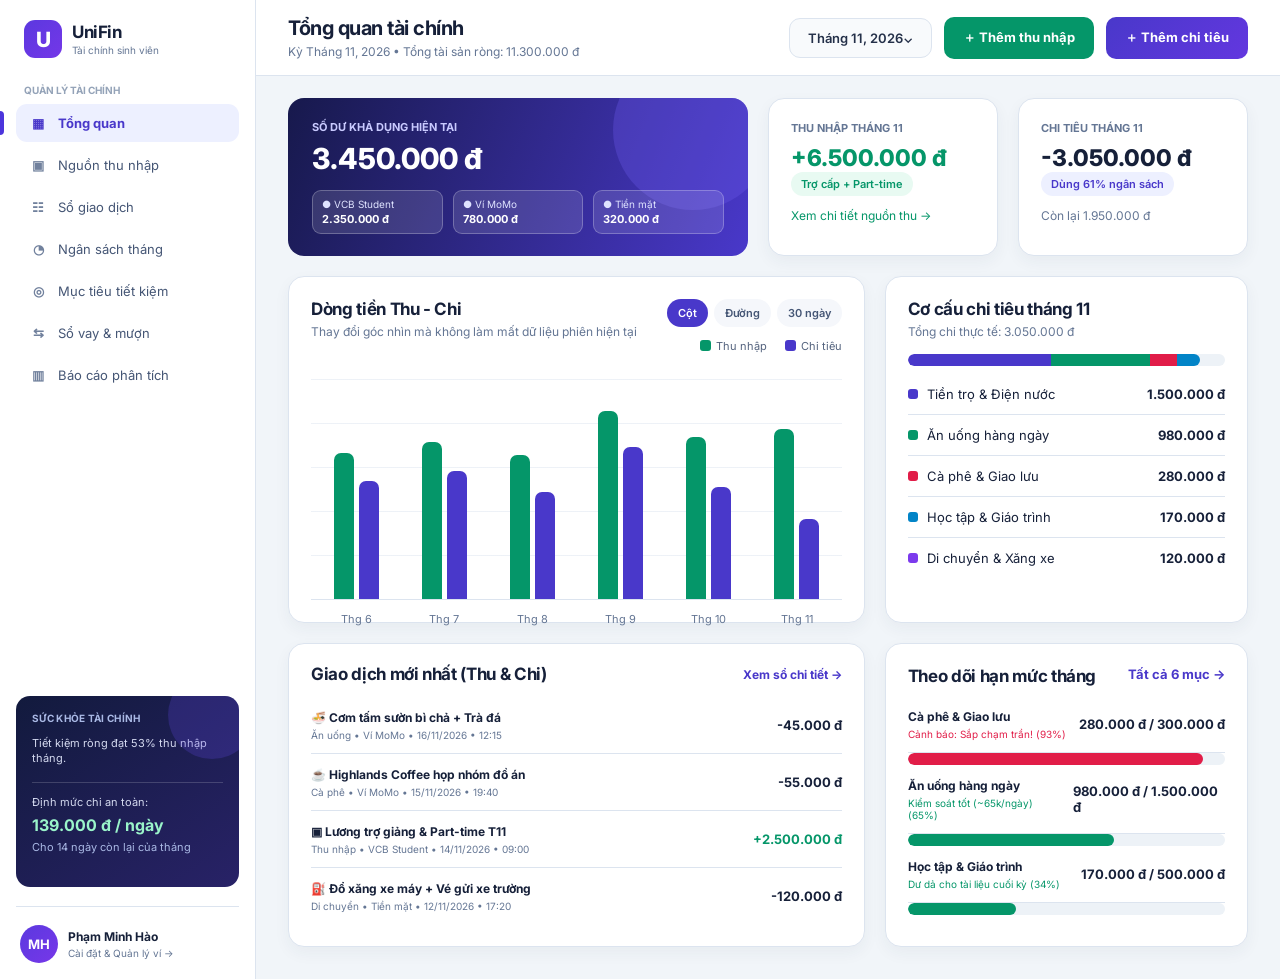
<file: index.html>
<!doctype html>
<html lang="vi">
<head><meta charset="utf-8"><meta name="viewport" content="width=device-width, initial-scale=1"><title>UniFin - Tổng quan</title><link rel="stylesheet" href="styles.css"></head>
<body>
<div class="app">
  <aside class="sidebar">
    <a class="brand" href="index.html"><span class="brand-mark">U</span><span><strong>UniFin</strong><small>Tài chính sinh viên</small></span></a>
    <div class="section-label">Quản lý tài chính</div>
    <nav class="nav">
      <a class="active" href="index.html"><span class="icon">▦</span>Tổng quan</a>
      <a href="income.html"><span class="icon">▣</span>Nguồn thu nhập</a>
      <a href="transactions.html"><span class="icon">☷</span>Sổ giao dịch</a>
      <a href="budgets.html"><span class="icon">◔</span>Ngân sách tháng</a>
      <a href="savings.html"><span class="icon">◎</span>Mục tiêu tiết kiệm</a>
      <a href="debts.html"><span class="icon">⇆</span>Sổ vay &amp; mượn</a>
      <a href="analytics.html"><span class="icon">▥</span>Báo cáo phân tích</a>
    </nav>
    <div class="sidebar-spacer"></div>
    <div class="health"><div class="eyebrow">Sức khỏe tài chính</div><p>Tiết kiệm ròng đạt 53% thu nhập tháng.</p><hr><p>Định mức chi an toàn:</p><b>139.000 đ / ngày</b><p style="margin-top:5px;color:#aab9e5">Cho 14 ngày còn lại của tháng</p></div>
    <a class="profile" href="settings.html"><span class="avatar">MH</span><span><b>Phạm Minh Hào</b><small>Cài đặt &amp; Quản lý ví →</small></span></a>
  </aside>
  <main class="main">
    <header class="topbar"><div><h1>Tổng quan tài chính</h1><p>Kỳ Tháng 11, 2026 • Tổng tài sản ròng: 11.300.000 đ</p></div><div class="top-actions"><button class="month">Tháng 11, 2026⌄</button><button class="btn green" data-open-modal="#income-modal">＋ Thêm thu nhập</button><button class="btn" data-open-modal="#expense-modal">＋ Thêm chi tiêu</button></div></header>
    <section class="content">
      <div class="hero-grid">
        <div class="balance"><div class="eyebrow">Số dư khả dụng hiện tại</div><div class="value" data-role="balance">3.450.000 đ</div><div class="balance-list"><span>● VCB Student<b data-wallet="vcb">2.350.000 đ</b></span><span>● Ví MoMo<b data-wallet="momo">780.000 đ</b></span><span>● Tiền mặt<b data-wallet="cash">320.000 đ</b></span></div></div>
        <div class="card pad stat-card"><div class="eyebrow">Thu nhập tháng 11</div><div class="value green" data-role="income-total">+6.500.000 đ</div><span class="pill green">Trợ cấp + Part-time</span><div class="sub" style="color:var(--green);margin-top:12px">Xem chi tiết nguồn thu →</div></div>
        <div class="card pad stat-card"><div class="eyebrow">Chi tiêu tháng 11</div><div class="value" data-role="expense-total">-3.050.000 đ</div><span class="pill">Dùng 61% ngân sách</span><div class="sub" data-role="budget-remaining" style="margin-top:12px">Còn lại 1.950.000 đ</div></div>
      </div>
      <div class="grid two-col">
        <div class="card pad chart-card"><div class="chart-toolbar"><div><h2>Dòng tiền Thu - Chi</h2><div class="sub">Thay đổi góc nhìn mà không làm mất dữ liệu phiên hiện tại</div></div><div class="chart-switcher"><button class="filter active" data-chart-mode="bars">Cột</button><button class="filter" data-chart-mode="line">Đường</button><button class="filter" data-chart-mode="daily">30 ngày</button></div></div><div class="legend"><span><i></i>Thu nhập</span><span><i class="blue"></i>Chi tiêu</span></div><div id="cashflow-chart" class="chart" data-chart="bars"></div></div>
        <div class="card pad"><h2>Cơ cấu chi tiêu tháng 11</h2><div class="sub">Tổng chi thực tế: 3.050.000 đ</div><div class="progress" style="margin:15px 0 8px"><i style="width:92%;background:linear-gradient(90deg,var(--primary) 0 49%,var(--green) 49% 83%,var(--red) 83% 92%,var(--sky) 92%)"></i></div><div class="list"><div class="list-row"><span class="category-line"><i class="dot"></i>Tiền trọ &amp; Điện nước</span><b>1.500.000 đ</b></div><div class="list-row"><span class="category-line"><i class="dot green"></i>Ăn uống hàng ngày</span><b>980.000 đ</b></div><div class="list-row"><span class="category-line"><i class="dot red"></i>Cà phê &amp; Giao lưu</span><b>280.000 đ</b></div><div class="list-row"><span class="category-line"><i class="dot sky"></i>Học tập &amp; Giáo trình</span><b>170.000 đ</b></div><div class="list-row"><span class="category-line"><i class="dot purple"></i>Di chuyển &amp; Xăng xe</span><b>120.000 đ</b></div></div></div>
        <div class="card table-card"><div class="card-title"><h2>Giao dịch mới nhất (Thu &amp; Chi)</h2><a href="transactions.html">Xem sổ chi tiết →</a></div><div class="pad" style="padding-top:0"><div id="recent-transactions" class="list"><div class="list-row"><span><strong>🍜 Cơm tấm sườn bì chả + Trà đá</strong><small>Ăn uống • Ví MoMo • 16/11/2026 • 12:15</small></span><b class="amount">-45.000 đ</b></div><div class="list-row"><span><strong>☕ Highlands Coffee họp nhóm đồ án</strong><small>Cà phê • Ví MoMo • 15/11/2026 • 19:40</small></span><b class="amount">-55.000 đ</b></div><div class="list-row"><span><strong>▣ Lương trợ giảng &amp; Part-time T11</strong><small>Thu nhập • VCB Student • 14/11/2026 • 09:00</small></span><b class="amount green">+2.500.000 đ</b></div><div class="list-row"><span><strong>⛽ Đổ xăng xe máy + Vé gửi xe trường</strong><small>Di chuyển • Tiền mặt • 12/11/2026 • 17:20</small></span><b class="amount">-120.000 đ</b></div></div></div></div>
        <div class="card pad"><div style="display:flex;justify-content:space-between"><h2>Theo dõi hạn mức tháng</h2><a href="budgets.html" style="color:var(--primary);font-weight:700">Tất cả 6 mục →</a></div><div class="list" style="margin-top:10px"><div class="list-row"><span><strong>Cà phê &amp; Giao lưu</strong><small style="color:var(--red)">Cảnh báo: Sắp chạm trần! (93%)</small></span><b>280.000 đ / 300.000 đ</b></div><div class="progress red"><i style="width:93%"></i></div><div class="list-row"><span><strong>Ăn uống hàng ngày</strong><small style="color:var(--green)">Kiểm soát tốt (~65k/ngày) (65%)</small></span><b>980.000 đ / 1.500.000 đ</b></div><div class="progress green"><i style="width:65%"></i></div><div class="list-row"><span><strong>Học tập &amp; Giáo trình</strong><small style="color:var(--green)">Dư dả cho tài liệu cuối kỳ (34%)</small></span><b>170.000 đ / 500.000 đ</b></div><div class="progress green"><i style="width:34%"></i></div></div></div>
      </div>
    </section>
  </main>
</div>
<div class="modal-backdrop" id="income-modal"><div class="modal"><div class="modal-head"><h2>Thêm khoản thu nhập</h2><button class="close" data-close-modal>×</button></div><div class="form-grid"><label>Nội dung<input placeholder="Ví dụ: Lương trợ giảng tháng 11"></label><label>Số tiền<input value="2500000" type="number"></label><label>Nguồn tiền<select><option>VCB Student</option><option>Ví MoMo</option><option>Tiền mặt</option></select></label></div><button class="btn green full-btn" data-close-modal>Lưu khoản thu</button></div></div>
<div class="modal-backdrop" id="expense-modal"><div class="modal"><div class="modal-head"><h2>Thêm khoản chi tiêu</h2><button class="close" data-close-modal>×</button></div><div class="form-grid"><label>Nội dung<input placeholder="Ví dụ: Ăn trưa"></label><label>Số tiền<input value="45000" type="number"></label><label>Danh mục<select><option>Ăn uống</option><option>Cà phê &amp; Giao lưu</option><option>Học tập</option><option>Di chuyển</option></select></label><label>Ngu&#x1ED3;n ti&#x1EC1;n<select><option>VCB Student</option><option>V&#x00ED; MoMo</option><option>Ti&#x1EC1;n m&#x1EB7;t</option></select></label></div><button class="btn full-btn" data-close-modal>Lưu khoản chi</button></div></div>
<script src="app.js"></script>
</body></html>
</file>
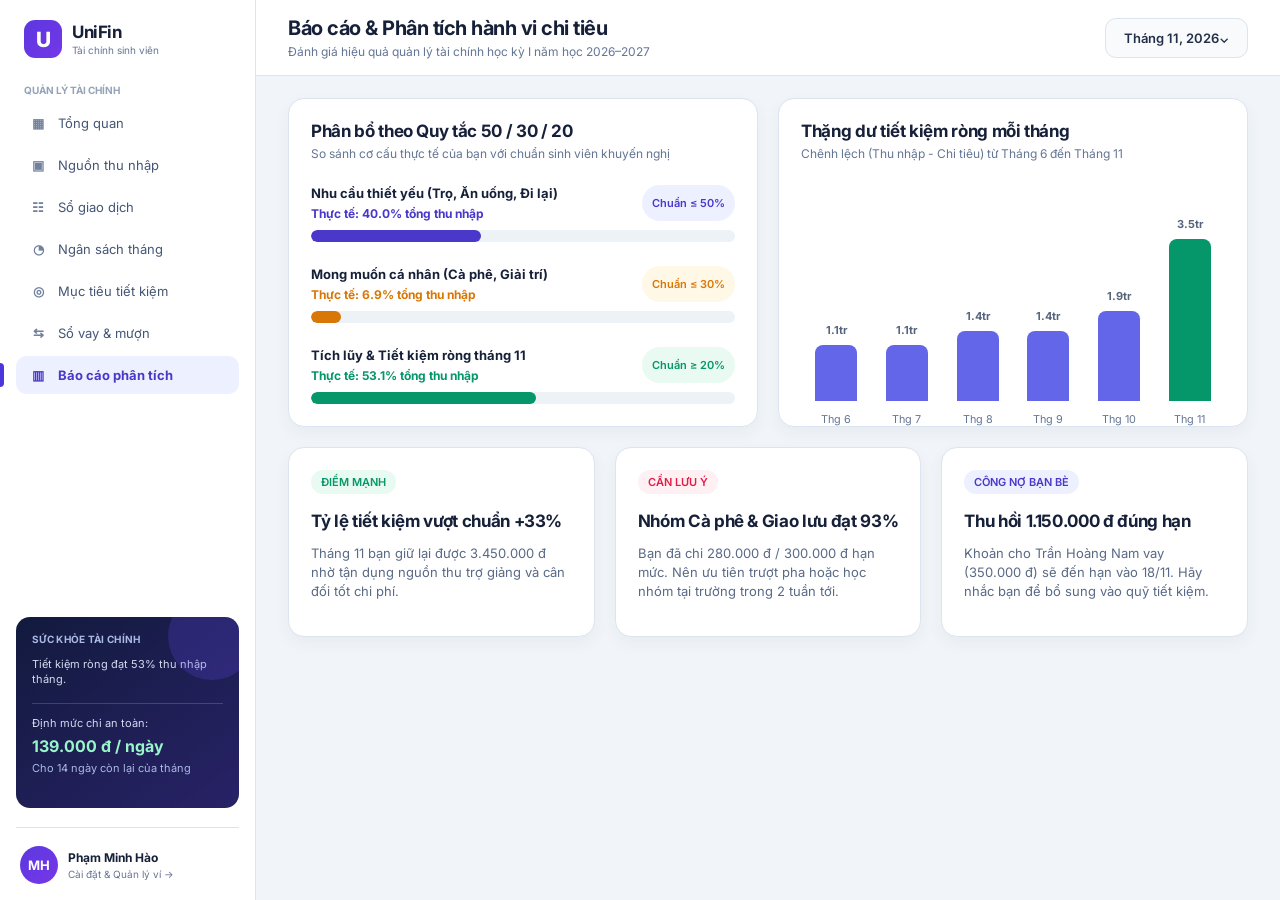
<file: analytics.html>
<!doctype html><html lang="vi"><head><meta charset="utf-8"><meta name="viewport" content="width=device-width, initial-scale=1"><title>UniFin - Báo cáo phân tích</title><link rel="stylesheet" href="styles.css"></head><body>
<div class="app"><aside class="sidebar"><a class="brand" href="index.html"><span class="brand-mark">U</span><span><strong>UniFin</strong><small>Tài chính sinh viên</small></span></a><div class="section-label">Quản lý tài chính</div><nav class="nav"><a href="index.html"><span class="icon">▦</span>Tổng quan</a><a href="income.html"><span class="icon">▣</span>Nguồn thu nhập</a><a href="transactions.html"><span class="icon">☷</span>Sổ giao dịch</a><a href="budgets.html"><span class="icon">◔</span>Ngân sách tháng</a><a href="savings.html"><span class="icon">◎</span>Mục tiêu tiết kiệm</a><a href="debts.html"><span class="icon">⇆</span>Sổ vay &amp; mượn</a><a class="active" href="analytics.html"><span class="icon">▥</span>Báo cáo phân tích</a></nav><div class="sidebar-spacer"></div><div class="health"><div class="eyebrow">Sức khỏe tài chính</div><p>Tiết kiệm ròng đạt 53% thu nhập tháng.</p><hr><p>Định mức chi an toàn:</p><b>139.000 đ / ngày</b><p style="margin-top:5px;color:#aab9e5">Cho 14 ngày còn lại của tháng</p></div><a class="profile" href="settings.html"><span class="avatar">MH</span><span><b>Phạm Minh Hào</b><small>Cài đặt &amp; Quản lý ví →</small></span></a></aside>
<main class="main"><header class="topbar"><div><h1>Báo cáo &amp; Phân tích hành vi chi tiêu</h1><p>Đánh giá hiệu quả quản lý tài chính học kỳ I năm học 2026–2027</p></div><div class="top-actions"><button class="month">Tháng 11, 2026⌄</button></div></header><section class="content"><div class="grid grid-2"><div class="card pad"><h2>Phân bổ theo Quy tắc 50 / 30 / 20</h2><div class="sub">So sánh cơ cấu thực tế của bạn với chuẩn sinh viên khuyến nghị</div><div style="margin-top:24px"><div style="display:flex;justify-content:space-between"><div><strong>Nhu cầu thiết yếu (Trọ, Ăn uống, Đi lại)</strong><div class="sub" style="color:var(--primary);font-weight:700">Thực tế: 40.0% tổng thu nhập</div></div><span class="pill">Chuẩn ≤ 50%</span></div><div class="progress" style="margin-top:9px"><i style="width:40%"></i></div></div><div style="margin-top:24px"><div style="display:flex;justify-content:space-between"><div><strong>Mong muốn cá nhân (Cà phê, Giải trí)</strong><div class="sub" style="color:var(--amber);font-weight:700">Thực tế: 6.9% tổng thu nhập</div></div><span class="pill amber">Chuẩn ≤ 30%</span></div><div class="progress amber" style="margin-top:9px"><i style="width:7%"></i></div></div><div style="margin-top:24px"><div style="display:flex;justify-content:space-between"><div><strong>Tích lũy &amp; Tiết kiệm ròng tháng 11</strong><div class="sub" style="color:var(--green);font-weight:700">Thực tế: 53.1% tổng thu nhập</div></div><span class="pill green">Chuẩn ≥ 20%</span></div><div class="progress green" style="margin-top:9px"><i style="width:53%"></i></div></div></div><div class="card pad"><h2>Thặng dư tiết kiệm ròng mỗi tháng</h2><div class="sub">Chênh lệch (Thu nhập - Chi tiêu) từ Tháng 6 đến Tháng 11</div><div class="metric-bars"><div class="metric-bar" style="height:25%"><span>1.1tr</span><small>Thg 6</small></div><div class="metric-bar" style="height:25%"><span>1.1tr</span><small>Thg 7</small></div><div class="metric-bar" style="height:31%"><span>1.4tr</span><small>Thg 8</small></div><div class="metric-bar" style="height:31%"><span>1.4tr</span><small>Thg 9</small></div><div class="metric-bar" style="height:40%"><span>1.9tr</span><small>Thg 10</small></div><div class="metric-bar green" style="height:72%"><span>3.5tr</span><small>Thg 11</small></div></div></div></div><div class="grid grid-3" style="margin-top:20px"><div class="card pad insights"><span class="pill green">ĐIỂM MẠNH</span><h2 style="margin-top:17px">Tỷ lệ tiết kiệm vượt chuẩn +33%</h2><p>Tháng 11 bạn giữ lại được 3.450.000 đ nhờ tận dụng nguồn thu trợ giảng và cân đối tốt chi phí.</p></div><div class="card pad insights"><span class="pill red">CẦN LƯU Ý</span><h2 style="margin-top:17px">Nhóm Cà phê &amp; Giao lưu đạt 93%</h2><p>Bạn đã chi 280.000 đ / 300.000 đ hạn mức. Nên ưu tiên trượt pha hoặc học nhóm tại trường trong 2 tuần tới.</p></div><div class="card pad insights"><span class="pill">CÔNG NỢ BẠN BÈ</span><h2 style="margin-top:17px">Thu hồi 1.150.000 đ đúng hạn</h2><p>Khoản cho Trần Hoàng Nam vay (350.000 đ) sẽ đến hạn vào 18/11. Hãy nhắc bạn để bổ sung vào quỹ tiết kiệm.</p></div></div></section></main></div></body></html>
</file>
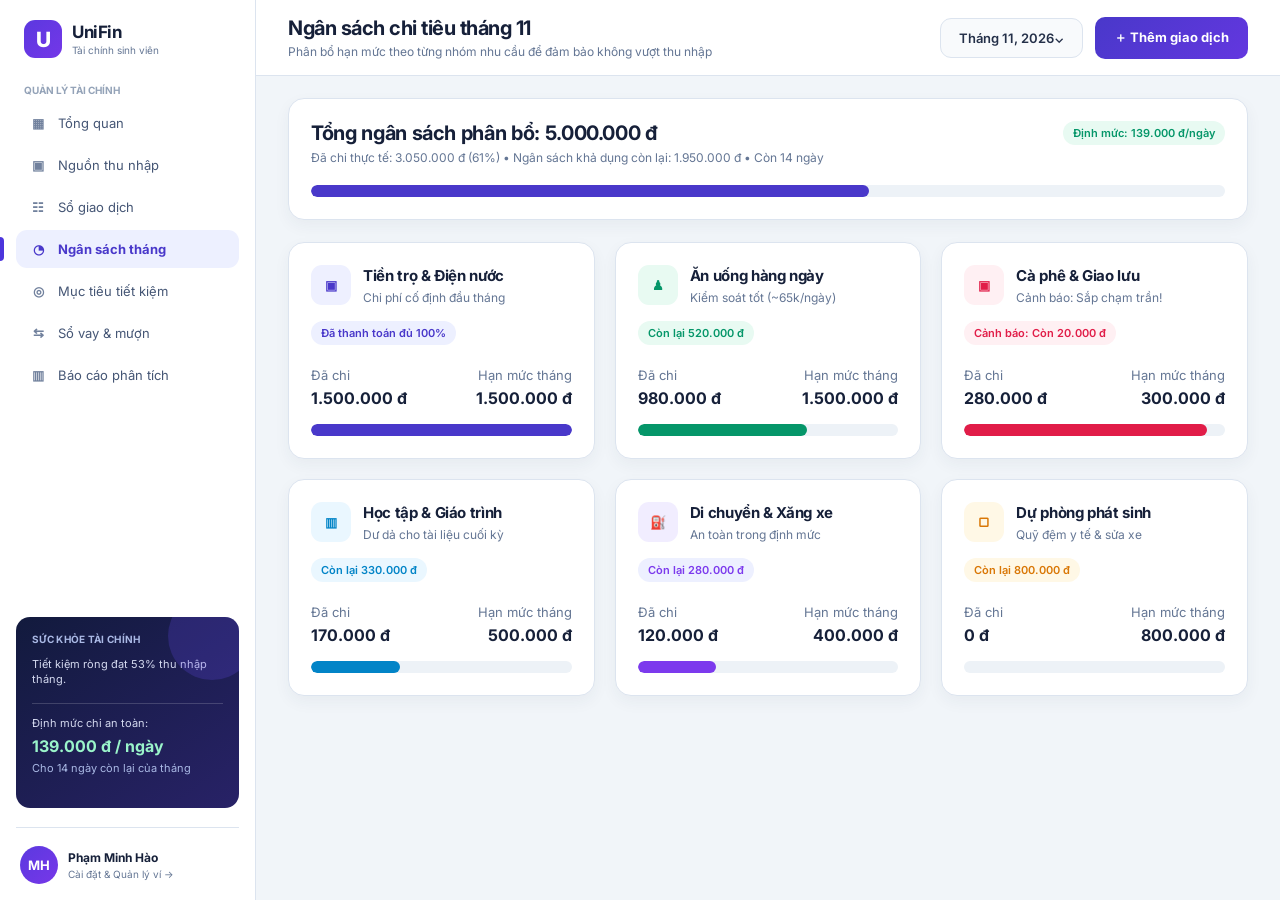
<file: budgets.html>
<!doctype html><html lang="vi"><head><meta charset="utf-8"><meta name="viewport" content="width=device-width, initial-scale=1"><title>UniFin - Ngân sách tháng</title><link rel="stylesheet" href="styles.css"></head><body>
<div class="app"><aside class="sidebar"><a class="brand" href="index.html"><span class="brand-mark">U</span><span><strong>UniFin</strong><small>Tài chính sinh viên</small></span></a><div class="section-label">Quản lý tài chính</div><nav class="nav"><a href="index.html"><span class="icon">▦</span>Tổng quan</a><a href="income.html"><span class="icon">▣</span>Nguồn thu nhập</a><a href="transactions.html"><span class="icon">☷</span>Sổ giao dịch</a><a class="active" href="budgets.html"><span class="icon">◔</span>Ngân sách tháng</a><a href="savings.html"><span class="icon">◎</span>Mục tiêu tiết kiệm</a><a href="debts.html"><span class="icon">⇆</span>Sổ vay &amp; mượn</a><a href="analytics.html"><span class="icon">▥</span>Báo cáo phân tích</a></nav><div class="sidebar-spacer"></div><div class="health"><div class="eyebrow">Sức khỏe tài chính</div><p>Tiết kiệm ròng đạt 53% thu nhập tháng.</p><hr><p>Định mức chi an toàn:</p><b>139.000 đ / ngày</b><p style="margin-top:5px;color:#aab9e5">Cho 14 ngày còn lại của tháng</p></div><a class="profile" href="settings.html"><span class="avatar">MH</span><span><b>Phạm Minh Hào</b><small>Cài đặt &amp; Quản lý ví →</small></span></a></aside>
<main class="main"><header class="topbar"><div><h1>Ngân sách chi tiêu tháng 11</h1><p>Phân bổ hạn mức theo từng nhóm nhu cầu để đảm bảo không vượt thu nhập</p></div><div class="top-actions"><button class="month">Tháng 11, 2026⌄</button><button class="btn" data-open-modal="#expense-modal">＋ Thêm giao dịch</button></div></header><section class="content"><div class="card pad budget-summary"><div class="topline"><div><h2>Tổng ngân sách phân bổ: 5.000.000 đ</h2><div class="sub">Đã chi thực tế: <span data-role="budget-spent">3.050.000 đ</span> (61%) • Ngân sách khả dụng còn lại: <span data-role="budget-available">1.950.000 đ</span> • Còn 14 ngày</div></div><span class="pill green">Định mức: 139.000 đ/ngày</span></div><div class="progress" style="margin-top:20px"><i data-role="budget-progress" style="width:61%"></i></div></div><div class="budget-grid"><div class="card pad budget-card"><div class="head"><div class="iconbox">▣</div><div><h3>Tiền trọ &amp; Điện nước</h3><div class="sub">Chi phí cố định đầu tháng</div></div></div><span class="pill" style="margin-top:16px">Đã thanh toán đủ 100%</span><div class="numbers"><span>Đã chi<b>1.500.000 đ</b></span><span style="text-align:right">Hạn mức tháng<b>1.500.000 đ</b></span></div><div class="progress"><i style="width:100%"></i></div></div><div class="card pad budget-card"><div class="head"><div class="iconbox" style="background:#e8faf2;color:var(--green)">♟</div><div><h3>Ăn uống hàng ngày</h3><div class="sub">Kiểm soát tốt (~65k/ngày)</div></div></div><span class="pill green" style="margin-top:16px">Còn lại 520.000 đ</span><div class="numbers"><span>Đã chi<b>980.000 đ</b></span><span style="text-align:right">Hạn mức tháng<b>1.500.000 đ</b></span></div><div class="progress green"><i style="width:65%"></i></div></div><div class="card pad budget-card"><div class="head"><div class="iconbox" style="background:#fff0f3;color:var(--red)">▣</div><div><h3>Cà phê &amp; Giao lưu</h3><div class="sub">Cảnh báo: Sắp chạm trần!</div></div></div><span class="pill red" style="margin-top:16px">Cảnh báo: Còn 20.000 đ</span><div class="numbers"><span>Đã chi<b>280.000 đ</b></span><span style="text-align:right">Hạn mức tháng<b>300.000 đ</b></span></div><div class="progress red"><i style="width:93%"></i></div></div><div class="card pad budget-card"><div class="head"><div class="iconbox" style="background:#eaf7ff;color:var(--sky)">▥</div><div><h3>Học tập &amp; Giáo trình</h3><div class="sub">Dư dả cho tài liệu cuối kỳ</div></div></div><span class="pill sky" style="margin-top:16px">Còn lại 330.000 đ</span><div class="numbers"><span>Đã chi<b>170.000 đ</b></span><span style="text-align:right">Hạn mức tháng<b>500.000 đ</b></span></div><div class="progress" style="--x:var(--sky)"><i style="width:34%;background:var(--sky)"></i></div></div><div class="card pad budget-card"><div class="head"><div class="iconbox" style="background:#f1edff;color:var(--purple)">⛽</div><div><h3>Di chuyển &amp; Xăng xe</h3><div class="sub">An toàn trong định mức</div></div></div><span class="pill" style="margin-top:16px;color:var(--purple)">Còn lại 280.000 đ</span><div class="numbers"><span>Đã chi<b>120.000 đ</b></span><span style="text-align:right">Hạn mức tháng<b>400.000 đ</b></span></div><div class="progress"><i style="width:30%;background:var(--purple)"></i></div></div><div class="card pad budget-card"><div class="head"><div class="iconbox" style="background:#fff8e6;color:var(--amber)">▢</div><div><h3>Dự phòng phát sinh</h3><div class="sub">Quỹ đệm y tế &amp; sửa xe</div></div></div><span class="pill amber" style="margin-top:16px">Còn lại 800.000 đ</span><div class="numbers"><span>Đã chi<b>0 đ</b></span><span style="text-align:right">Hạn mức tháng<b>800.000 đ</b></span></div><div class="progress amber"><i style="width:0%"></i></div></div></div></section></main></div>
<div class="modal-backdrop" id="expense-modal"><div class="modal"><div class="modal-head"><h2>Thêm giao dịch</h2><button class="close" data-close-modal>×</button></div><div class="form-grid"><label>Diễn giải<input placeholder="Ví dụ: Ăn trưa"></label><label>Số tiền<input type="number" value="45000"></label><label>Danh mục<select><option>Ăn uống</option><option>Cà phê</option><option>Học tập</option><option>Di chuyển</option></select></label><label>Ngu&#x1ED3;n ti&#x1EC1;n<select><option>VCB Student</option><option>V&#x00ED; MoMo</option><option>Ti&#x1EC1;n m&#x1EB7;t</option></select></label></div><button class="btn full-btn" data-close-modal>Lưu giao dịch</button></div></div><script src="app.js"></script></body></html>
</file>
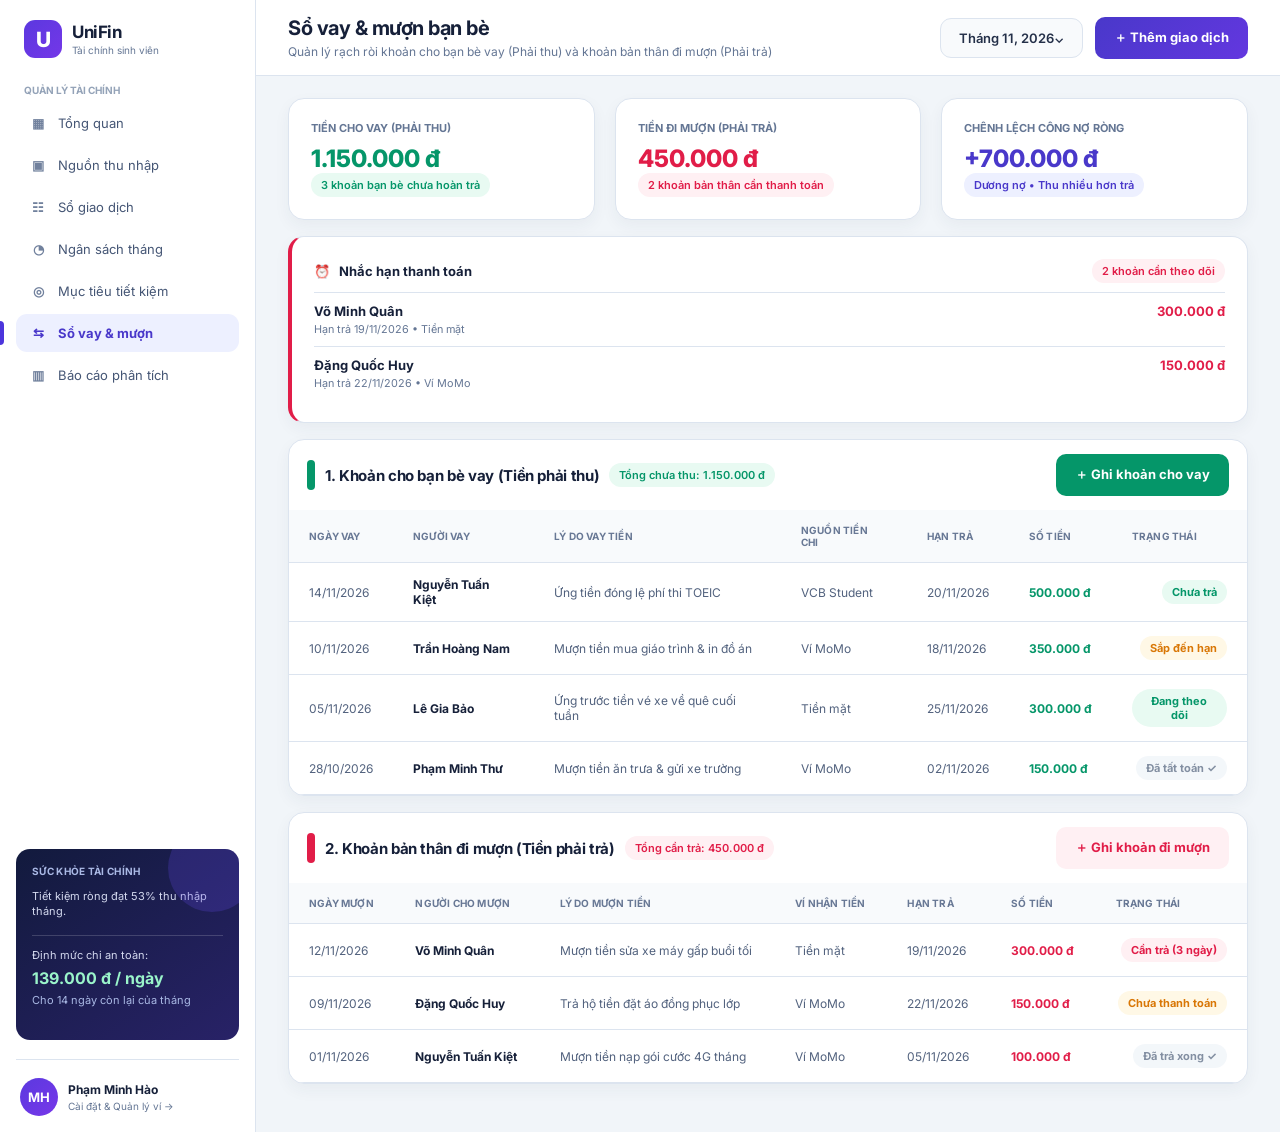
<file: debts.html>
<!doctype html><html lang="vi"><head><meta charset="utf-8"><meta name="viewport" content="width=device-width, initial-scale=1"><title>UniFin - Sổ vay &amp; mượn</title><link rel="stylesheet" href="styles.css"></head><body>
<div class="app"><aside class="sidebar"><a class="brand" href="index.html"><span class="brand-mark">U</span><span><strong>UniFin</strong><small>Tài chính sinh viên</small></span></a><div class="section-label">Quản lý tài chính</div><nav class="nav"><a href="index.html"><span class="icon">▦</span>Tổng quan</a><a href="income.html"><span class="icon">▣</span>Nguồn thu nhập</a><a href="transactions.html"><span class="icon">☷</span>Sổ giao dịch</a><a href="budgets.html"><span class="icon">◔</span>Ngân sách tháng</a><a href="savings.html"><span class="icon">◎</span>Mục tiêu tiết kiệm</a><a class="active" href="debts.html"><span class="icon">⇆</span>Sổ vay &amp; mượn</a><a href="analytics.html"><span class="icon">▥</span>Báo cáo phân tích</a></nav><div class="sidebar-spacer"></div><div class="health"><div class="eyebrow">Sức khỏe tài chính</div><p>Tiết kiệm ròng đạt 53% thu nhập tháng.</p><hr><p>Định mức chi an toàn:</p><b>139.000 đ / ngày</b><p style="margin-top:5px;color:#aab9e5">Cho 14 ngày còn lại của tháng</p></div><a class="profile" href="settings.html"><span class="avatar">MH</span><span><b>Phạm Minh Hào</b><small>Cài đặt &amp; Quản lý ví →</small></span></a></aside>
<main class="main"><header class="topbar"><div><h1>Sổ vay &amp; mượn bạn bè</h1><p>Quản lý rạch ròi khoản cho bạn bè vay (Phải thu) và khoản bản thân đi mượn (Phải trả)</p></div><div class="top-actions"><button class="month">Tháng 11, 2026⌄</button><button class="btn" data-open-modal="#debt-modal">＋ Thêm giao dịch</button></div></header><section class="content"><div class="grid grid-3" style="margin-bottom:16px"><div class="card pad"><div class="eyebrow">Tiền cho vay (phải thu)</div><div class="value green" data-role="lend-total">1.150.000 &#273;</div><span class="pill green">3 khoản bạn bè chưa hoàn trả</span></div><div class="card pad"><div class="eyebrow">Tiền đi mượn (phải trả)</div><div class="value red" data-role="borrow-total">450.000 &#273;</div><span class="pill red">2 khoản bản thân cần thanh toán</span></div><div class="card pad"><div class="eyebrow">Chênh lệch công nợ ròng</div><div class="value purple" data-role="net-debt-total">+700.000 &#273;</div><span class="pill">Dương nợ • Thu nhiều hơn trả</span></div></div><div id="debt-reminders" class="card pad debt-reminders"></div><div class="card debt-section"><div class="debt-title"><i class="barline"></i><h2>1. Khoản cho bạn bè vay (Tiền phải thu)</h2><span class="pill green">Tổng chưa thu: 1.150.000 đ</span><button class="btn green push" data-open-modal="#debt-modal">＋ Ghi khoản cho vay</button></div><div class="table-wrap"><table><thead><tr><th>Ngày vay</th><th>Người vay</th><th>Lý do vay tiền</th><th>Nguồn tiền chi</th><th>Hạn trả</th><th>Số tiền</th><th>Trạng thái</th></tr></thead><tbody><tr><td>14/11/2026</td><td><strong>&#x1F7E2; Nguy&#x1EC5;n Tu&#x1EA5;n Ki&#x1EC7;t</strong></td><td>&#x1EE8;ng ti&#x1EC1;n &#x0111;&#x00F3;ng l&#x1EC7; ph&#x00ED; thi TOEIC</td><td>VCB Student</td><td>20/11/2026</td><td class="amount green">500.000 &#273;</td><td><span class="pill green">Ch&#x01B0;a tr&#x1EA3;</span></td></tr><tr><td>10/11/2026</td><td><strong>&#x1F7E2; Tr&#x1EA7;n Ho&#x00E0;ng Nam</strong></td><td>M&#x01B0;&#x1EE3;n ti&#x1EC1;n mua gi&#x00E1;o tr&#x00EC;nh &amp; in &#x0111;&#x1ED3; &#x00E1;n</td><td>V&#x00ED; MoMo</td><td style="color:var(--amber)">18/11/2026</td><td class="amount green">350.000 &#273;</td><td><span class="pill amber">S&#x1EAF;p &#x0111;&#x1EBF;n h&#x1EA1;n</span></td></tr><tr><td>05/11/2026</td><td><strong>&#x1F7E2; L&#x00EA; Gia B&#x1EA3;o</strong></td><td>&#x1EE8;ng tr&#x01B0;&#x1EDB;c ti&#x1EC1;n v&#x00E9; xe v&#x1EC1; qu&#x00EA; cu&#x1ED1;i tu&#x1EA7;n</td><td>Ti&#x1EC1;n m&#x1EB7;t</td><td>25/11/2026</td><td class="amount green">300.000 &#273;</td><td><span class="pill green">&#x0110;ang theo d&#x00F5;i</span></td></tr><tr><td>28/10/2026</td><td><strong>&#x26AA; Ph&#x1EA1;m Minh Th&#x01B0;</strong></td><td>M&#x01B0;&#x1EE3;n ti&#x1EC1;n &#x0103;n tr&#x01B0;a &amp; g&#x1EED;i xe tr&#x01B0;&#x1EDD;ng</td><td>V&#x00ED; MoMo</td><td>02/11/2026</td><td class="amount">150.000 &#273;</td><td><span class="pill">&#x0110;&#x00E3; t&#x1EA5;t to&#x00E1;n &#x2713;</span></td></tr></tbody></table></div></div><div class="card debt-section"><div class="debt-title"><i class="barline red"></i><h2>2. Khoản bản thân đi mượn (Tiền phải trả)</h2><span class="pill red">Tổng cần trả: 450.000 đ</span><button class="btn push" style="background:#fff0f3;color:var(--red)" data-open-modal="#debt-modal">＋ Ghi khoản đi mượn</button></div><div class="table-wrap"><table><thead><tr><th>Ngày mượn</th><th>Người cho mượn</th><th>Lý do mượn tiền</th><th>Ví nhận tiền</th><th>Hạn trả</th><th>Số tiền</th><th>Trạng thái</th></tr></thead><tbody><tr><td>12/11/2026</td><td><strong>&#x1F534; V&#x00F5; Minh Qu&#x00E2;n</strong></td><td>M&#x01B0;&#x1EE3;n ti&#x1EC1;n s&#x1EED;a xe m&#x00E1;y g&#x1EA5;p bu&#x1ED5;i t&#x1ED1;i</td><td>Ti&#x1EC1;n m&#x1EB7;t</td><td style="color:var(--red)">19/11/2026</td><td class="amount red">300.000 &#273;</td><td><span class="pill red">C&#x1EA7;n tr&#x1EA3; (3 ng&#x00E0;y)</span></td></tr><tr><td>09/11/2026</td><td><strong>&#x1F534; &#x0110;&#x1EB7;ng Qu&#x1ED1;c Huy</strong></td><td>Tr&#x1EA3; h&#x1ED9; ti&#x1EC1;n &#x0111;&#x1EB7;t &#x00E1;o &#x0111;&#x1ED3;ng ph&#x1EE5;c l&#x1EDB;p</td><td>V&#x00ED; MoMo</td><td>22/11/2026</td><td class="amount red">150.000 &#273;</td><td><span class="pill amber">Ch&#x01B0;a thanh to&#x00E1;n</span></td></tr><tr><td>01/11/2026</td><td><strong>&#x26AA; Nguy&#x1EC5;n Tu&#x1EA5;n Ki&#x1EC7;t</strong></td><td>M&#x01B0;&#x1EE3;n ti&#x1EC1;n n&#x1EA1;p g&#x00F3;i c&#x01B0;&#x1EDB;c 4G th&#x00E1;ng</td><td>V&#x00ED; MoMo</td><td>05/11/2026</td><td class="amount">100.000 &#273;</td><td><span class="pill">&#x0110;&#x00E3; tr&#x1EA3; xong &#x2713;</span></td></tr></tbody></table></div></div></section></main></div>
<div class="modal-backdrop" id="debt-modal"><div class="modal"><div class="modal-head"><h2>Ghi chép vay &amp; mượn</h2><button class="close" data-close-modal>×</button></div><div class="form-grid"><label>Loại giao dịch<select><option>Cho bạn vay (phải thu)</option><option>Bản thân đi mượn (phải trả)</option></select></label><label>Ví liên quan<select><option>VCB Student</option><option>Ví MoMo</option><option>Tiền mặt</option></select></label><label>Người liên quan<input placeholder="Tên bạn bè"></label><label>Số tiền<input type="number" value="300000"></label><label>Hạn trả<input type="date" value="2026-11-20"></label></div><button class="btn full-btn" data-close-modal>Lưu khoản vay &amp; mượn</button></div></div><script src="app.js"></script></body></html>
</file>
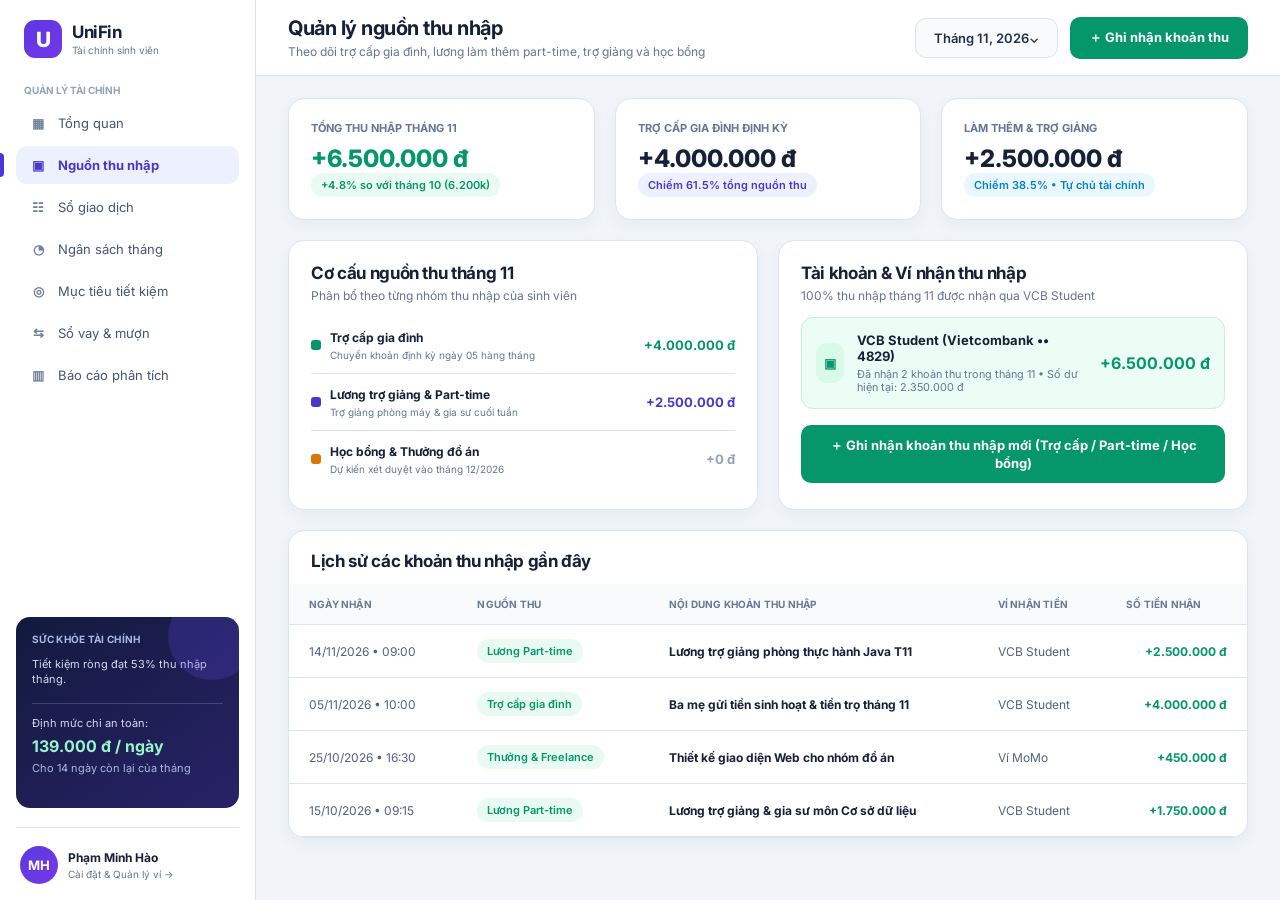
<file: income.html>
<!doctype html><html lang="vi"><head><meta charset="utf-8"><meta name="viewport" content="width=device-width, initial-scale=1"><title>UniFin - Nguồn thu nhập</title><link rel="stylesheet" href="styles.css"></head><body>
<div class="app"><aside class="sidebar"><a class="brand" href="index.html"><span class="brand-mark">U</span><span><strong>UniFin</strong><small>Tài chính sinh viên</small></span></a><div class="section-label">Quản lý tài chính</div><nav class="nav"><a href="index.html"><span class="icon">▦</span>Tổng quan</a><a class="active" href="income.html"><span class="icon">▣</span>Nguồn thu nhập</a><a href="transactions.html"><span class="icon">☷</span>Sổ giao dịch</a><a href="budgets.html"><span class="icon">◔</span>Ngân sách tháng</a><a href="savings.html"><span class="icon">◎</span>Mục tiêu tiết kiệm</a><a href="debts.html"><span class="icon">⇆</span>Sổ vay &amp; mượn</a><a href="analytics.html"><span class="icon">▥</span>Báo cáo phân tích</a></nav><div class="sidebar-spacer"></div><div class="health"><div class="eyebrow">Sức khỏe tài chính</div><p>Tiết kiệm ròng đạt 53% thu nhập tháng.</p><hr><p>Định mức chi an toàn:</p><b>139.000 đ / ngày</b><p style="margin-top:5px;color:#aab9e5">Cho 14 ngày còn lại của tháng</p></div><a class="profile" href="settings.html"><span class="avatar">MH</span><span><b>Phạm Minh Hào</b><small>Cài đặt &amp; Quản lý ví →</small></span></a></aside>
<main class="main"><header class="topbar"><div><h1>Quản lý nguồn thu nhập</h1><p>Theo dõi trợ cấp gia đình, lương làm thêm part-time, trợ giảng và học bổng</p></div><div class="top-actions"><button class="month">Tháng 11, 2026⌄</button><button class="btn green" data-open-modal="#income-modal">＋ Ghi nhận khoản thu</button></div></header><section class="content">
<div class="grid grid-3" style="margin-bottom:20px"><div class="card pad"><div class="eyebrow">Tổng thu nhập tháng 11</div><div class="value green" data-role="income-total">+6.500.000 đ</div><span class="pill green">+4.8% so với tháng 10 (6.200k)</span></div><div class="card pad"><div class="eyebrow">Trợ cấp gia đình định kỳ</div><div class="value">+4.000.000 đ</div><span class="pill">Chiếm 61.5% tổng nguồn thu</span></div><div class="card pad"><div class="eyebrow">Làm thêm &amp; trợ giảng</div><div class="value">+2.500.000 đ</div><span class="pill sky">Chiếm 38.5% • Tự chủ tài chính</span></div></div>
<div class="grid grid-2" style="margin-bottom:20px"><div class="card pad"><h2>Cơ cấu nguồn thu tháng 11</h2><div class="sub">Phân bổ theo từng nhóm thu nhập của sinh viên</div><div class="list" style="margin-top:14px"><div class="list-row"><span class="category-line"><i class="dot green"></i><span><strong>Trợ cấp gia đình</strong><small>Chuyển khoản định kỳ ngày 05 hàng tháng</small></span></span><b class="amount green">+4.000.000 đ</b></div><div class="list-row"><span class="category-line"><i class="dot"></i><span><strong>Lương trợ giảng &amp; Part-time</strong><small>Trợ giảng phòng máy &amp; gia sư cuối tuần</small></span></span><b class="amount" style="color:var(--primary)">+2.500.000 đ</b></div><div class="list-row"><span class="category-line"><i class="dot amber"></i><span><strong>Học bổng &amp; Thưởng đồ án</strong><small>Dự kiến xét duyệt vào tháng 12/2026</small></span></span><b class="amount" style="color:#94a3b8">+0 đ</b></div></div></div><div class="card pad"><h2>Tài khoản &amp; Ví nhận thu nhập</h2><div class="sub">100% thu nhập tháng 11 được nhận qua VCB Student</div><div class="wallet" style="background:#ecfdf5;border-color:#c8f0dd"><div class="iconbox" style="background:#d9f9e9;color:var(--green)">▣</div><div><b>VCB Student (Vietcombank •• 4829)</b><small>Đã nhận 2 khoản thu trong tháng 11 • Số dư hiện tại: 2.350.000 đ</small></div><b class="amount green">+6.500.000 đ</b></div><button class="btn green full-btn" style="margin-top:16px" data-open-modal="#income-modal">＋ Ghi nhận khoản thu nhập mới (Trợ cấp / Part-time / Học bổng)</button></div></div>
<div class="card table-card"><div class="card-title"><h2>Lịch sử các khoản thu nhập gần đây</h2></div><div class="table-wrap"><table><thead><tr><th>Ngày nhận</th><th>Nguồn thu</th><th>Nội dung khoản thu nhập</th><th>Ví nhận tiền</th><th>Số tiền nhận</th></tr></thead><tbody><tr><td>14/11/2026 • 09:00</td><td><span class="pill green">Lương Part-time</span></td><td><strong>Lương trợ giảng phòng thực hành Java T11</strong></td><td>VCB Student</td><td class="amount green">+2.500.000 đ</td></tr><tr><td>05/11/2026 • 10:00</td><td><span class="pill green">Trợ cấp gia đình</span></td><td><strong>Ba mẹ gửi tiền sinh hoạt &amp; tiền trọ tháng 11</strong></td><td>VCB Student</td><td class="amount green">+4.000.000 đ</td></tr><tr><td>25/10/2026 • 16:30</td><td><span class="pill green">Thưởng &amp; Freelance</span></td><td><strong>Thiết kế giao diện Web cho nhóm đồ án</strong></td><td>Ví MoMo</td><td class="amount green">+450.000 đ</td></tr><tr><td>15/10/2026 • 09:15</td><td><span class="pill green">Lương Part-time</span></td><td><strong>Lương trợ giảng &amp; gia sư môn Cơ sở dữ liệu</strong></td><td>VCB Student</td><td class="amount green">+1.750.000 đ</td></tr></tbody></table></div></div>
</section></main></div>
<div class="modal-backdrop" id="income-modal"><div class="modal"><div class="modal-head"><h2>Thêm khoản thu nhập</h2><button class="close" data-close-modal>×</button></div><div class="form-grid"><label>Nội dung<input placeholder="Ví dụ: Lương trợ giảng tháng 11"></label><label>Số tiền<input value="2500000" type="number"></label><label>Nguồn tiền<select><option>VCB Student</option><option>Ví MoMo</option><option>Tiền mặt</option></select></label></div><button class="btn green full-btn" data-close-modal>Lưu khoản thu</button></div></div><script src="app.js"></script></body></html>
</file>
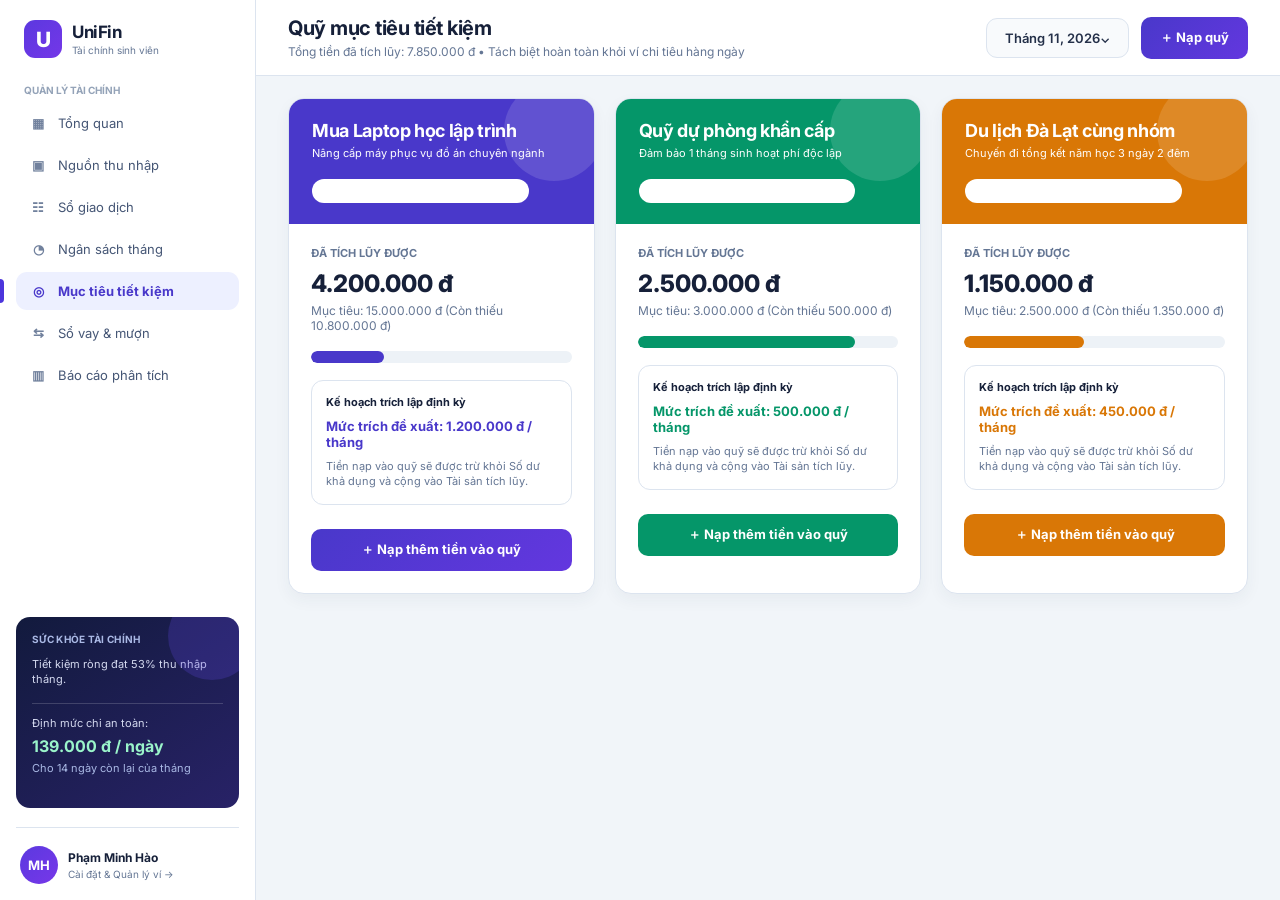
<file: savings.html>
<!doctype html><html lang="vi"><head><meta charset="utf-8"><meta name="viewport" content="width=device-width, initial-scale=1"><title>UniFin - Mục tiêu tiết kiệm</title><link rel="stylesheet" href="styles.css"></head><body>
<div class="app"><aside class="sidebar"><a class="brand" href="index.html"><span class="brand-mark">U</span><span><strong>UniFin</strong><small>Tài chính sinh viên</small></span></a><div class="section-label">Quản lý tài chính</div><nav class="nav"><a href="index.html"><span class="icon">▦</span>Tổng quan</a><a href="income.html"><span class="icon">▣</span>Nguồn thu nhập</a><a href="transactions.html"><span class="icon">☷</span>Sổ giao dịch</a><a href="budgets.html"><span class="icon">◔</span>Ngân sách tháng</a><a class="active" href="savings.html"><span class="icon">◎</span>Mục tiêu tiết kiệm</a><a href="debts.html"><span class="icon">⇆</span>Sổ vay &amp; mượn</a><a href="analytics.html"><span class="icon">▥</span>Báo cáo phân tích</a></nav><div class="sidebar-spacer"></div><div class="health"><div class="eyebrow">Sức khỏe tài chính</div><p>Tiết kiệm ròng đạt 53% thu nhập tháng.</p><hr><p>Định mức chi an toàn:</p><b>139.000 đ / ngày</b><p style="margin-top:5px;color:#aab9e5">Cho 14 ngày còn lại của tháng</p></div><a class="profile" href="settings.html"><span class="avatar">MH</span><span><b>Phạm Minh Hào</b><small>Cài đặt &amp; Quản lý ví →</small></span></a></aside>
<main class="main"><header class="topbar"><div><h1>Quỹ mục tiêu tiết kiệm</h1><p>Tổng tiền đã tích lũy: 7.850.000 đ • Tách biệt hoàn toàn khỏi ví chi tiêu hàng ngày</p></div><div class="top-actions"><button class="month">Tháng 11, 2026⌄</button><button class="btn" data-open-modal="#saving-modal">＋ Nạp quỹ</button></div></header><section class="content"><div class="grid grid-3"><div class="card goal-card"><div class="goal-head"><h2>Mua Laptop học lập trình</h2><p>Nâng cấp máy phục vụ đồ án chuyên ngành</p><span class="pill">Hoàn thành 28% • Mục tiêu 08/2027</span></div><div class="goal-body"><div class="eyebrow">Đã tích lũy được</div><div class="value">4.200.000 đ</div><div class="sub">Mục tiêu: 15.000.000 đ (Còn thiếu 10.800.000 đ)</div><div class="progress" style="margin-top:18px"><i style="width:28%"></i></div><div class="plan"><b>Kế hoạch trích lập định kỳ</b><strong>Mức trích đề xuất: 1.200.000 đ / tháng</strong><p>Tiền nạp vào quỹ sẽ được trừ khỏi Số dư khả dụng và cộng vào Tài sản tích lũy.</p></div><button class="btn full-btn" data-open-modal="#saving-modal">＋ Nạp thêm tiền vào quỹ</button></div></div><div class="card goal-card"><div class="goal-head green"><h2>Quỹ dự phòng khẩn cấp</h2><p>Đảm bảo 1 tháng sinh hoạt phí độc lập</p><span class="pill">Hoàn thành 83% • Mục tiêu 12/2026</span></div><div class="goal-body"><div class="eyebrow">Đã tích lũy được</div><div class="value">2.500.000 đ</div><div class="sub">Mục tiêu: 3.000.000 đ (Còn thiếu 500.000 đ)</div><div class="progress green" style="margin-top:18px"><i style="width:83%"></i></div><div class="plan"><b>Kế hoạch trích lập định kỳ</b><strong style="color:var(--green)">Mức trích đề xuất: 500.000 đ / tháng</strong><p>Tiền nạp vào quỹ sẽ được trừ khỏi Số dư khả dụng và cộng vào Tài sản tích lũy.</p></div><button class="btn green full-btn" data-open-modal="#saving-modal">＋ Nạp thêm tiền vào quỹ</button></div></div><div class="card goal-card"><div class="goal-head amber"><h2>Du lịch Đà Lạt cùng nhóm</h2><p>Chuyến đi tổng kết năm học 3 ngày 2 đêm</p><span class="pill">Hoàn thành 46% • Mục tiêu 02/2027</span></div><div class="goal-body"><div class="eyebrow">Đã tích lũy được</div><div class="value">1.150.000 đ</div><div class="sub">Mục tiêu: 2.500.000 đ (Còn thiếu 1.350.000 đ)</div><div class="progress amber" style="margin-top:18px"><i style="width:46%"></i></div><div class="plan"><b>Kế hoạch trích lập định kỳ</b><strong style="color:var(--amber)">Mức trích đề xuất: 450.000 đ / tháng</strong><p>Tiền nạp vào quỹ sẽ được trừ khỏi Số dư khả dụng và cộng vào Tài sản tích lũy.</p></div><button class="btn full-btn" style="background:var(--amber)" data-open-modal="#saving-modal">＋ Nạp thêm tiền vào quỹ</button></div></div></div></section></main></div>
<div class="modal-backdrop" id="saving-modal"><div class="modal"><div class="modal-head"><h2>Nạp quỹ tiết kiệm</h2><button class="close" data-close-modal>×</button></div><div class="form-grid"><label>Chọn mục tiêu<select><option>Mua Laptop học lập trình</option><option>Quỹ dự phòng khẩn cấp</option><option>Du lịch Đà Lạt cùng nhóm</option></select></label><label>Số tiền nạp<input type="number" value="500000"></label><label>Nguồn tiền<select><option>VCB Student</option><option>Ví MoMo</option><option>Tiền mặt</option></select></label></div><button class="btn full-btn" data-close-modal>＋ Xác nhận nạp quỹ</button></div></div><script src="app.js"></script></body></html>
</file>
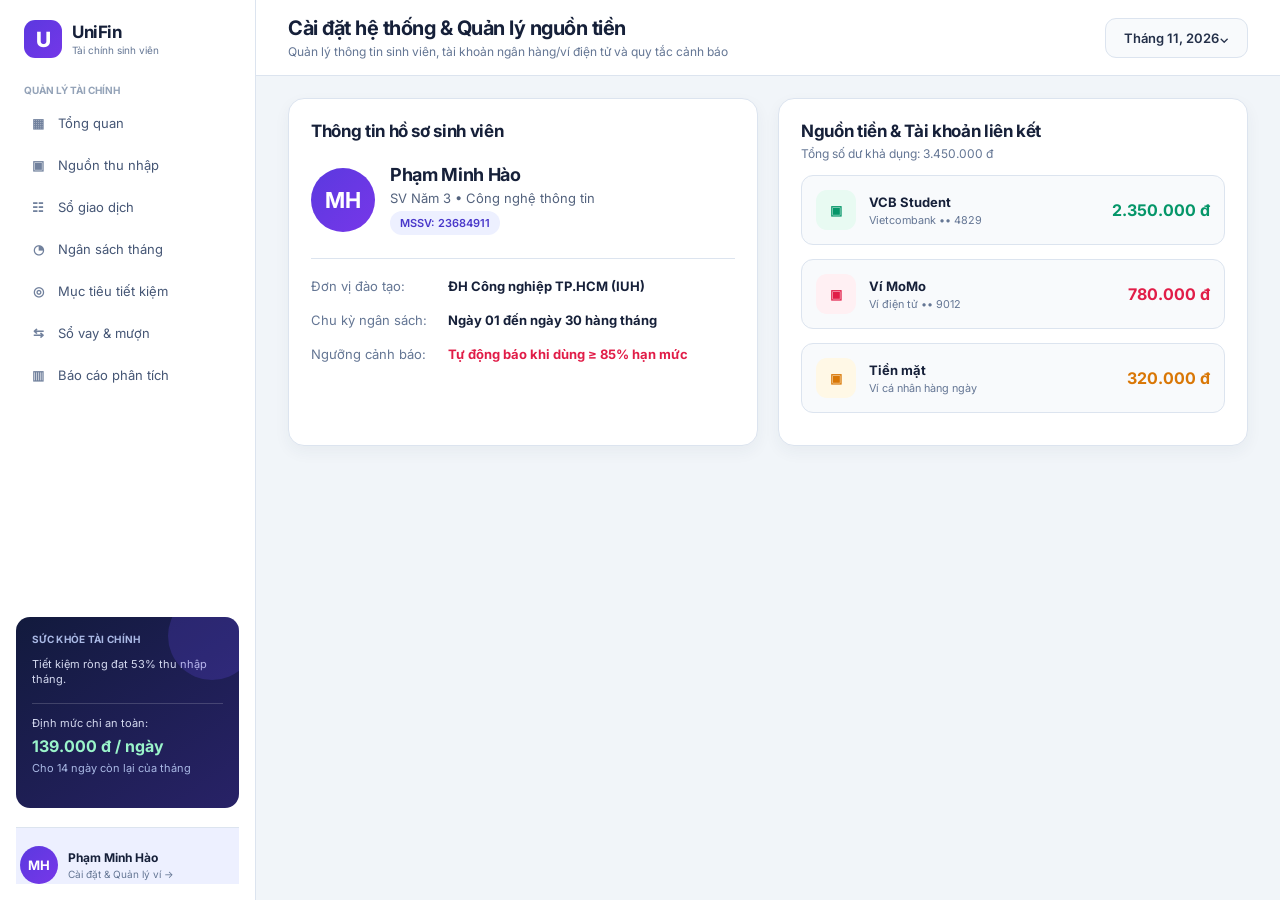
<file: settings.html>
<!doctype html><html lang="vi"><head><meta charset="utf-8"><meta name="viewport" content="width=device-width, initial-scale=1"><title>UniFin - Cài đặt &amp; Ví tiền</title><link rel="stylesheet" href="styles.css"></head><body>
<div class="app"><aside class="sidebar"><a class="brand" href="index.html"><span class="brand-mark">U</span><span><strong>UniFin</strong><small>Tài chính sinh viên</small></span></a><div class="section-label">Quản lý tài chính</div><nav class="nav"><a href="index.html"><span class="icon">▦</span>Tổng quan</a><a href="income.html"><span class="icon">▣</span>Nguồn thu nhập</a><a href="transactions.html"><span class="icon">☷</span>Sổ giao dịch</a><a href="budgets.html"><span class="icon">◔</span>Ngân sách tháng</a><a href="savings.html"><span class="icon">◎</span>Mục tiêu tiết kiệm</a><a href="debts.html"><span class="icon">⇆</span>Sổ vay &amp; mượn</a><a href="analytics.html"><span class="icon">▥</span>Báo cáo phân tích</a></nav><div class="sidebar-spacer"></div><div class="health"><div class="eyebrow">Sức khỏe tài chính</div><p>Tiết kiệm ròng đạt 53% thu nhập tháng.</p><hr><p>Định mức chi an toàn:</p><b>139.000 đ / ngày</b><p style="margin-top:5px;color:#aab9e5">Cho 14 ngày còn lại của tháng</p></div><a class="profile" href="settings.html" style="background:#edf0ff"><span class="avatar">MH</span><span><b>Phạm Minh Hào</b><small>Cài đặt &amp; Quản lý ví →</small></span></a></aside>
<main class="main"><header class="topbar"><div><h1>Cài đặt hệ thống &amp; Quản lý nguồn tiền</h1><p>Quản lý thông tin sinh viên, tài khoản ngân hàng/ví điện tử và quy tắc cảnh báo</p></div><div class="top-actions"><button class="month">Tháng 11, 2026⌄</button></div></header><section class="content"><div class="grid grid-2"><div class="card pad profile-card"><h2>Thông tin hồ sơ sinh viên</h2><div class="profile-head"><span class="avatar">MH</span><div><h2>Phạm Minh Hào</h2><p>SV Năm 3 • Công nghệ thông tin</p><span class="pill">MSSV: 23684911</span></div></div><div class="detail-list"><div><span>Đơn vị đào tạo:</span><strong>ĐH Công nghiệp TP.HCM (IUH)</strong></div><div><span>Chu kỳ ngân sách:</span><strong>Ngày 01 đến ngày 30 hàng tháng</strong></div><div><span>Ngưỡng cảnh báo:</span><strong style="color:var(--red)">Tự động báo khi dùng ≥ 85% hạn mức</strong></div></div></div><div class="card pad"><h2>Nguồn tiền &amp; Tài khoản liên kết</h2><div class="sub">Tổng số dư khả dụng: 3.450.000 đ</div><div class="wallet"><div class="iconbox" style="background:#e8faf2;color:var(--green)">▣</div><div><b>VCB Student</b><small>Vietcombank •• 4829</small></div><b class="amount green" data-wallet="vcb">2.350.000 đ</b></div><div class="wallet"><div class="iconbox" style="background:#fff0f3;color:var(--red)">▣</div><div><b>Ví MoMo</b><small>Ví điện tử •• 9012</small></div><b class="amount red" data-wallet="momo">780.000 đ</b></div><div class="wallet"><div class="iconbox" style="background:#fff8e6;color:var(--amber)">▣</div><div><b>Tiền mặt</b><small>Ví cá nhân hàng ngày</small></div><b class="amount" data-wallet="cash" style="color:var(--amber)">320.000 đ</b></div></div></div></section></main></div></body></html>
</file>
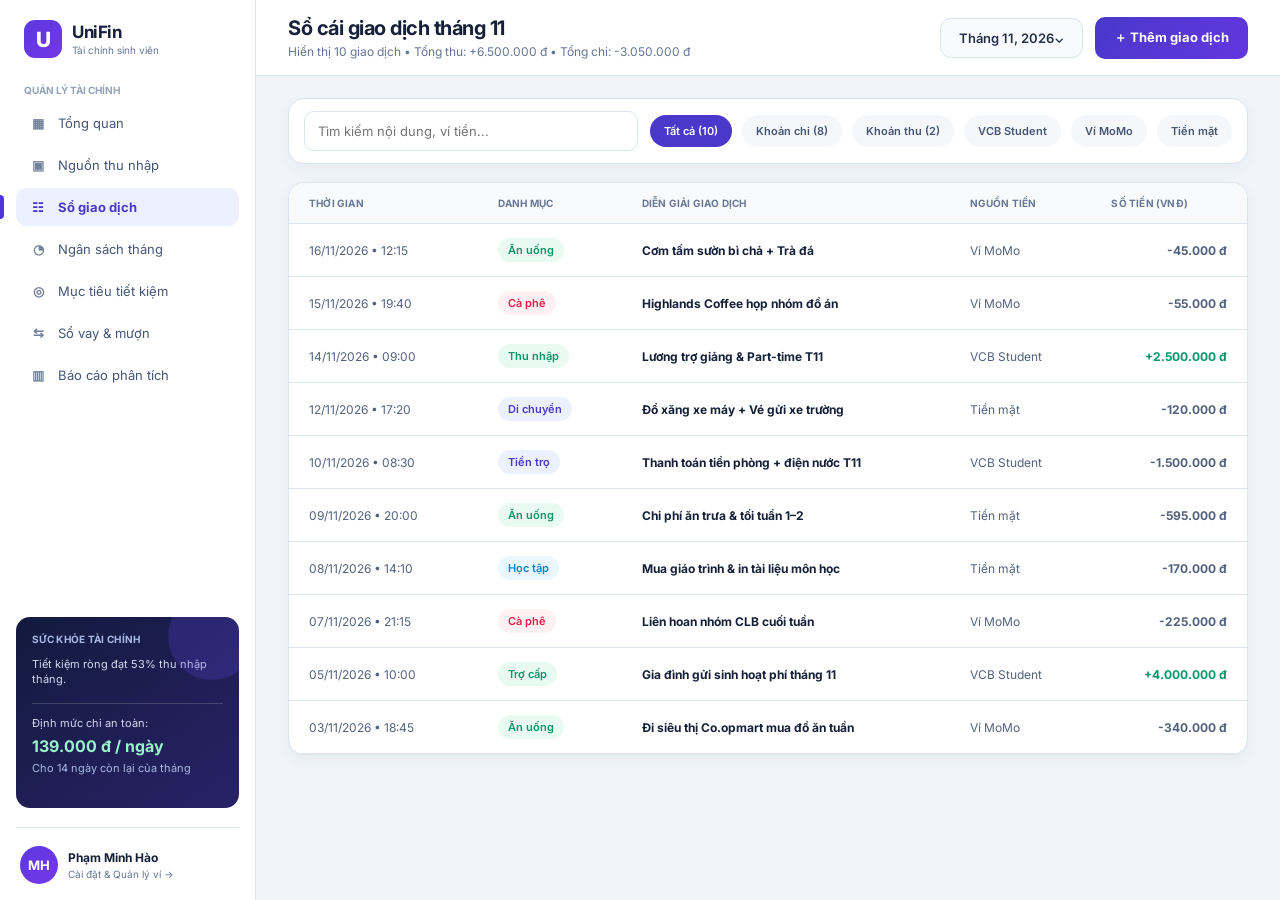
<file: transactions.html>
<!doctype html><html lang="vi"><head><meta charset="utf-8"><meta name="viewport" content="width=device-width, initial-scale=1"><title>UniFin - Sổ giao dịch</title><link rel="stylesheet" href="styles.css"></head><body>
<div class="app"><aside class="sidebar"><a class="brand" href="index.html"><span class="brand-mark">U</span><span><strong>UniFin</strong><small>Tài chính sinh viên</small></span></a><div class="section-label">Quản lý tài chính</div><nav class="nav"><a href="index.html"><span class="icon">▦</span>Tổng quan</a><a href="income.html"><span class="icon">▣</span>Nguồn thu nhập</a><a class="active" href="transactions.html"><span class="icon">☷</span>Sổ giao dịch</a><a href="budgets.html"><span class="icon">◔</span>Ngân sách tháng</a><a href="savings.html"><span class="icon">◎</span>Mục tiêu tiết kiệm</a><a href="debts.html"><span class="icon">⇆</span>Sổ vay &amp; mượn</a><a href="analytics.html"><span class="icon">▥</span>Báo cáo phân tích</a></nav><div class="sidebar-spacer"></div><div class="health"><div class="eyebrow">Sức khỏe tài chính</div><p>Tiết kiệm ròng đạt 53% thu nhập tháng.</p><hr><p>Định mức chi an toàn:</p><b>139.000 đ / ngày</b><p style="margin-top:5px;color:#aab9e5">Cho 14 ngày còn lại của tháng</p></div><a class="profile" href="settings.html"><span class="avatar">MH</span><span><b>Phạm Minh Hào</b><small>Cài đặt &amp; Quản lý ví →</small></span></a></aside>
<main class="main"><header class="topbar"><div><h1>Sổ cái giao dịch tháng 11</h1><p>Hiển thị 10 giao dịch • Tổng thu: <span data-role="income-caption">+6.500.000 đ</span> • Tổng chi: <span data-role="expense-caption">-3.050.000 đ</span></p></div><div class="top-actions"><button class="month">Tháng 11, 2026⌄</button><button class="btn" data-open-modal="#expense-modal">＋ Thêm giao dịch</button></div></header><section class="content"><div class="card toolbar"><input placeholder="Tìm kiếm nội dung, ví tiền..."><div class="filters"><button class="filter active">Tất cả (10)</button><button class="filter">Khoản chi (8)</button><button class="filter">Khoản thu (2)</button><button class="filter">VCB Student</button><button class="filter">Ví MoMo</button><button class="filter">Tiền mặt</button></div></div><div class="card table-card"><div class="table-wrap"><table><thead><tr><th>Thời gian</th><th>Danh mục</th><th>Diễn giải giao dịch</th><th>Nguồn tiền</th><th>Số tiền (VNĐ)</th></tr></thead><tbody><tr><td>16/11/2026 • 12:15</td><td><span class="pill green">Ăn uống</span></td><td><strong>Cơm tấm sườn bì chả + Trà đá</strong></td><td>Ví MoMo</td><td>-45.000 đ</td></tr><tr><td>15/11/2026 • 19:40</td><td><span class="pill red">Cà phê</span></td><td><strong>Highlands Coffee họp nhóm đồ án</strong></td><td>Ví MoMo</td><td>-55.000 đ</td></tr><tr><td>14/11/2026 • 09:00</td><td><span class="pill green">Thu nhập</span></td><td><strong>Lương trợ giảng &amp; Part-time T11</strong></td><td>VCB Student</td><td class="amount green">+2.500.000 đ</td></tr><tr><td>12/11/2026 • 17:20</td><td><span class="pill">Di chuyển</span></td><td><strong>Đổ xăng xe máy + Vé gửi xe trường</strong></td><td>Tiền mặt</td><td>-120.000 đ</td></tr><tr><td>10/11/2026 • 08:30</td><td><span class="pill">Tiền trọ</span></td><td><strong>Thanh toán tiền phòng + điện nước T11</strong></td><td>VCB Student</td><td>-1.500.000 đ</td></tr><tr><td>09/11/2026 • 20:00</td><td><span class="pill green">Ăn uống</span></td><td><strong>Chi phí ăn trưa &amp; tối tuần 1–2</strong></td><td>Tiền mặt</td><td>-595.000 đ</td></tr><tr><td>08/11/2026 • 14:10</td><td><span class="pill sky">Học tập</span></td><td><strong>Mua giáo trình &amp; in tài liệu môn học</strong></td><td>Tiền mặt</td><td>-170.000 đ</td></tr><tr><td>07/11/2026 • 21:15</td><td><span class="pill red">Cà phê</span></td><td><strong>Liên hoan nhóm CLB cuối tuần</strong></td><td>Ví MoMo</td><td>-225.000 đ</td></tr><tr><td>05/11/2026 • 10:00</td><td><span class="pill green">Trợ cấp</span></td><td><strong>Gia đình gửi sinh hoạt phí tháng 11</strong></td><td>VCB Student</td><td class="amount green">+4.000.000 đ</td></tr><tr><td>03/11/2026 • 18:45</td><td><span class="pill green">Ăn uống</span></td><td><strong>Đi siêu thị Co.opmart mua đồ ăn tuần</strong></td><td>Ví MoMo</td><td>-340.000 đ</td></tr></tbody></table></div></div></section></main></div>
<div class="modal-backdrop" id="expense-modal"><div class="modal"><div class="modal-head"><h2>Thêm giao dịch</h2><button class="close" data-close-modal>×</button></div><div class="form-grid"><label>Diễn giải<input placeholder="Ví dụ: Ăn trưa"></label><label>Số tiền<input type="number" value="45000"></label><label>Danh mục<select><option>Ăn uống</option><option>Cà phê</option><option>Học tập</option><option>Di chuyển</option></select></label><label>Ngu&#x1ED3;n ti&#x1EC1;n<select><option>VCB Student</option><option>V&#x00ED; MoMo</option><option>Ti&#x1EC1;n m&#x1EB7;t</option></select></label></div><button class="btn full-btn" data-close-modal>Lưu giao dịch</button></div></div><script src="app.js"></script></body></html>
</file>
<file: styles.css>
@import url('https://fonts.googleapis.com/css2?family=Inter:wght@400;500;600;700;800&display=swap');

:root {
  --primary: #4938ca;
  --primary-2: #6337df;
  --ink: #162039;
  --muted: #647694;
  --line: #dce4ef;
  --bg: #f1f5f9;
  --green: #059669;
  --red: #e11d48;
  --amber: #d97706;
  --sky: #0284c7;
  --purple: #7c3aed;
}

* { box-sizing: border-box; }
body { margin: 0; font-family: Inter, Arial, sans-serif; color: var(--ink); background: var(--bg); font-size: 13px; }
a { color: inherit; text-decoration: none; }
button, input { font: inherit; }

.app { min-height: 100vh; display: flex; }
.sidebar { width: 256px; background: #fff; border-right: 1px solid var(--line); display: flex; flex-direction: column; padding: 20px 16px 16px; flex: 0 0 256px; }
.brand { display: flex; align-items: center; gap: 10px; padding: 0 8px 26px; }
.brand-mark { width: 38px; height: 38px; border-radius: 11px; display: grid; place-items: center; color: #fff; background: linear-gradient(135deg, #5b38df, #7437e8); font-size: 21px; font-weight: 800; }
.brand strong { font-size: 17px; letter-spacing: -.5px; }
.brand small { display: block; color: var(--muted); font-size: 10px; margin-top: 2px; }
.section-label { color: #94a3b8; font-size: 10px; font-weight: 700; padding: 0 8px 8px; text-transform: uppercase; }
.nav { display: grid; gap: 4px; }
.nav a { display: flex; align-items: center; gap: 12px; min-height: 38px; padding: 0 14px; border-radius: 11px; color: #455675; font-size: 13px; position: relative; }
.nav a:hover { background: #f5f7ff; color: var(--primary); }
.nav a.active { color: var(--primary); background: #edf0ff; font-weight: 700; }
.nav a.active::before { content: ""; position: absolute; left: -16px; width: 4px; height: 24px; border-radius: 0 4px 4px 0; background: #4c35dc; }
.nav .icon { width: 16px; text-align: center; color: #71819d; font-weight: 700; }
.nav a.active .icon { color: var(--primary); }
.sidebar-spacer { flex: 1; }
.health { color: #fff; background: linear-gradient(145deg, #121a3d, #282267); border-radius: 14px; padding: 16px; min-height: 191px; position: relative; overflow: hidden; }
.health::after { content: ""; width: 88px; height: 88px; border-radius: 50%; background: rgba(99, 72, 230, .24); position: absolute; top: -25px; right: -17px; }
.health b { color: #9af4ca; font-size: 16px; display: block; margin-top: 5px; }
.health p { margin: 0; color: #d5daf0; line-height: 1.4; font-size: 11px; }
.health .eyebrow { color: #aab9e5; font-size: 10px; font-weight: 700; letter-spacing: .3px; margin-bottom: 12px; }
.health hr { border: 0; border-top: 1px solid rgba(255,255,255,.17); margin: 15px 0 12px; }
.profile { border-top: 1px solid var(--line); margin-top: 19px; padding: 18px 4px 0; display: flex; align-items: center; gap: 10px; }
.avatar { width: 38px; height: 38px; border-radius: 50%; display: grid; place-items: center; color: #fff; background: linear-gradient(135deg, #5b39df, #7737e9); font-weight: 700; }
.profile b { display: block; font-size: 12px; }
.profile small { color: var(--muted); font-size: 10px; }

.main { flex: 1; min-width: 0; }
.topbar { height: 76px; background: #fff; border-bottom: 1px solid var(--line); display: flex; align-items: center; justify-content: space-between; padding: 0 32px; }
.topbar h1 { font-size: 20px; margin: 0 0 4px; letter-spacing: -.5px; }
.topbar p { margin: 0; color: var(--muted); font-size: 12px; }
.top-actions { display: flex; gap: 12px; align-items: center; }
.month { border: 1px solid var(--line); background: #f8fafc; border-radius: 11px; padding: 11px 18px; font-weight: 600; color: #243049; }
.btn { border: 0; color: #fff; background: linear-gradient(135deg, var(--primary), var(--primary-2)); padding: 12px 19px; border-radius: 10px; font-weight: 700; cursor: pointer; transition: transform .2s ease, box-shadow .2s ease, filter .2s ease; }
.btn:hover { transform: translateY(-1px); filter: brightness(1.05); box-shadow: 0 8px 16px rgba(73, 56, 202, .2); }
.btn.green { background: var(--green); }
.btn.light { color: var(--primary); background: #eef0ff; }
.content { padding: 22px 32px 32px; max-width: 1280px; margin: 0 auto; }
.grid { display: grid; gap: 20px; }
.grid-3 { grid-template-columns: repeat(3, minmax(0, 1fr)); }
.grid-2 { grid-template-columns: repeat(2, minmax(0, 1fr)); }
.card { background: #fff; border: 1px solid var(--line); border-radius: 16px; box-shadow: 0 6px 16px rgba(34, 52, 86, .05); transition: transform .2s ease, box-shadow .2s ease, border-color .2s ease; }
.card:hover { transform: translateY(-2px); border-color: #cbd6e6; box-shadow: 0 12px 24px rgba(34, 52, 86, .1); }
.pad { padding: 22px; }
.card h2, .card h3 { margin: 0; letter-spacing: -.35px; }
.card h2 { font-size: 17px; }
.card h3 { font-size: 15px; }
.sub { color: var(--muted); font-size: 12px; margin-top: 5px; }
.eyebrow { color: var(--muted); font-size: 11px; font-weight: 700; text-transform: uppercase; }
.value { font-size: 24px; font-weight: 800; margin-top: 9px; }
.value.green { color: var(--green); }
.value.red { color: var(--red); }
.value.purple { color: var(--primary); }
.pill { display: inline-flex; align-items: center; border-radius: 20px; padding: 5px 10px; background: #edf0ff; color: var(--primary); font-weight: 600; font-size: 11px; }
.pill.green { color: var(--green); background: #e8faf2; }
.pill.red { color: var(--red); background: #fff0f3; }
.pill.amber { color: var(--amber); background: #fff8e6; }
.pill.sky { color: var(--sky); background: #eaf7ff; }
.progress { height: 12px; background: #edf2f7; border-radius: 99px; overflow: hidden; }
.progress > i { display: block; height: 100%; background: var(--primary); border-radius: inherit; }
.progress.green > i { background: var(--green); }
.progress.red > i { background: var(--red); }
.progress.amber > i { background: var(--amber); }

.hero-grid { display: grid; grid-template-columns: 1.5fr .75fr .75fr; gap: 20px; margin-bottom: 20px; }
.balance { min-height: 146px; background: linear-gradient(112deg, #17194c, #4938ca); color: #fff; border-radius: 16px; padding: 22px 24px; position: relative; overflow: hidden; }
.balance::after { content: ""; position: absolute; width: 160px; height: 160px; border-radius: 50%; background: rgba(105, 88, 229, .35); right: -25px; top: -48px; }
.balance .eyebrow { color: #c9caff; }
.balance .value { font-size: 29px; margin: 7px 0 14px; position: relative; z-index: 1; }
.balance-list { display: flex; gap: 10px; position: relative; z-index: 1; }
.balance-list span { flex: 1; padding: 7px 9px; border: 1px solid rgba(255,255,255,.25); background: rgba(255,255,255,.12); border-radius: 9px; font-size: 10px; color: #dfe3ff; }
.balance-list b { display: block; color: #fff; font-size: 11px; margin-top: 2px; }
.stat-card { min-height: 146px; }
.stat-card .value { font-size: 23px; }
.two-col { grid-template-columns: 1.35fr .85fr; }
.chart { height: 235px; display: flex; align-items: end; justify-content: space-around; gap: 14px; padding: 25px 8px 0; background: repeating-linear-gradient(to top, transparent 0, transparent 43px, #dce4ef 44px); border-bottom: 1px solid #dce4ef; }
.bar-group { display: flex; align-items: end; gap: 5px; height: 100%; position: relative; }
.bar { width: 20px; border-radius: 7px 7px 0 0; background: var(--green); }
.bar.blue { background: var(--primary); }
.bar-label { position: absolute; bottom: -27px; width: 100%; text-align: center; color: var(--muted); font-size: 11px; }
.legend { display: flex; gap: 18px; justify-content: flex-end; color: #53627d; font-size: 11px; }
.legend i { width: 11px; height: 11px; display: inline-block; border-radius: 3px; background: var(--green); margin-right: 5px; vertical-align: -1px; }
.legend i.blue { background: var(--primary); }
.chart-toolbar { display: flex; justify-content: space-between; gap: 16px; align-items: flex-start; }
.chart-switcher { display: flex; gap: 6px; flex-wrap: wrap; }
.chart-switcher .filter { padding: 7px 11px; cursor: pointer; }
.chart { margin-top: 12px; }
.line-chart { height: 235px; margin-top: 12px; position: relative; }
.line-chart svg { width: 100%; height: 205px; overflow: visible; background: repeating-linear-gradient(to top, transparent 0, transparent 43px, #dce4ef 44px); border-bottom: 1px solid #dce4ef; }
.line-grid { stroke: #dce4ef; stroke-width: .4; fill: none; }
.income-line, .expense-line { fill: none; stroke-width: 1.7; vector-effect: non-scaling-stroke; }
.income-line { stroke: var(--green); }.expense-line { stroke: var(--primary); }
.line-labels { display: flex; justify-content: space-around; color: var(--muted); font-size: 11px; padding-top: 10px; }
.toast { position: fixed; right: 24px; bottom: 24px; z-index: 30; background: #162039; color: #fff; padding: 13px 17px; border-radius: 10px; box-shadow: 0 10px 24px rgba(15, 23, 42, .2); transform: translateY(20px); opacity: 0; pointer-events: none; transition: .2s ease; font-size: 12px; }
.toast.show { transform: translateY(0); opacity: 1; }
.session-row { animation: row-in .25s ease both; }
@keyframes row-in { from { opacity: 0; transform: translateY(-5px); } to { opacity: 1; transform: translateY(0); } }
.list { display: grid; gap: 0; }
.list-row { display: flex; justify-content: space-between; align-items: center; gap: 12px; padding: 12px 0; border-bottom: 1px solid var(--line); }
.list-row:last-child { border-bottom: 0; }
.list-row strong { font-size: 12px; }
.list-row small { display: block; color: var(--muted); font-size: 10px; margin-top: 4px; }
.amount { font-weight: 700; white-space: nowrap; }
.amount.green { color: var(--green); }
.amount.red { color: var(--red); }
.category-line { display: flex; align-items: center; gap: 9px; }
.dot { width: 10px; height: 10px; border-radius: 3px; background: var(--primary); }
.dot.green { background: var(--green); }.dot.red { background: var(--red); }.dot.sky { background: var(--sky); }.dot.purple { background: var(--purple); }.dot.amber { background: var(--amber); }

.toolbar { padding: 12px 15px; display: flex; gap: 12px; align-items: center; margin-bottom: 18px; }
.toolbar input { flex: 1; min-width: 180px; border: 1px solid var(--line); border-radius: 10px; padding: 11px 13px; color: var(--ink); }
.filters { display: flex; gap: 10px; flex-wrap: wrap; }
.filter { border: 0; border-radius: 20px; background: #f5f7fb; padding: 9px 14px; color: #455675; font-size: 11px; font-weight: 600; }
.filter { cursor: pointer; transition: background .2s ease, color .2s ease, transform .2s ease; }
.filter:hover { transform: translateY(-1px); background: #e9edff; color: var(--primary); }
.filter.active { color: #fff; background: var(--primary); }
.table-wrap { overflow-x: auto; }
table { width: 100%; border-collapse: collapse; min-width: 760px; }
th, td { padding: 14px 20px; text-align: left; border-bottom: 1px solid var(--line); }
tbody tr { transition: background .18s ease; }
tbody tr:hover { background: #f8faff; }
th { color: #687895; background: #f8fafc; text-transform: uppercase; font-size: 10px; letter-spacing: .2px; }
td { color: #52627e; font-size: 12px; }
td strong { color: var(--ink); }
td:last-child { text-align: right; font-weight: 700; }
.table-card { overflow: hidden; }
.table-card .card-title { padding: 20px 22px 13px; display: flex; justify-content: space-between; align-items: center; }
.card-title a { color: var(--primary); font-size: 12px; font-weight: 700; }

.budget-summary { margin-bottom: 22px; }
.budget-summary .topline { display: flex; justify-content: space-between; align-items: start; gap: 15px; }
.budget-summary h2 { font-size: 20px; }
.budget-grid { display: grid; grid-template-columns: repeat(3, 1fr); gap: 20px; }
.budget-card .iconbox, .wallet .iconbox { width: 40px; height: 40px; border-radius: 11px; display: grid; place-items: center; background: #eef0ff; color: var(--primary); font-weight: 700; }
.budget-card .head { display: flex; gap: 12px; align-items: center; }
.budget-card .numbers { display: flex; justify-content: space-between; margin: 22px 0 16px; color: var(--muted); }
.budget-card .numbers b { display: block; color: var(--ink); font-size: 16px; margin-top: 5px; }

.goal-card { overflow: hidden; transition: transform .2s ease, box-shadow .2s ease; }
.goal-card:hover { transform: translateY(-4px); box-shadow: 0 14px 28px rgba(34, 52, 86, .12); }
.goal-head { color: #fff; padding: 21px 23px; min-height: 125px; position: relative; overflow: hidden; background: var(--primary); }
.goal-head.green { background: var(--green); }.goal-head.amber { background: var(--amber); }
.goal-head::after { content: ""; width: 100px; height: 100px; border-radius: 50%; background: rgba(255,255,255,.13); position: absolute; right: -10px; top: -18px; }
.goal-head h2 { font-size: 18px; position: relative; z-index: 1; }.goal-head p { margin: 5px 0 19px; font-size: 11px; position: relative; z-index: 1; }.goal-head .pill { background: #fff; color: inherit; position: relative; z-index: 1; }
.goal-body { padding: 22px; }.goal-body .value { font-size: 24px; }.plan { padding: 14px; border: 1px solid var(--line); border-radius: 12px; margin: 17px 0 24px; }.plan b { display: block; font-size: 11px; }.plan strong { display: block; color: var(--primary); margin: 9px 0; }.plan p { color: var(--muted); font-size: 11px; line-height: 1.4; margin: 0; }
.full-btn { width: 100%; }

.debt-section { margin-bottom: 16px; overflow: hidden; }
.debt-title { display: flex; align-items: center; gap: 10px; padding: 14px 18px; }.debt-title h2 { font-size: 15px; }.debt-title .barline { width: 8px; height: 30px; border-radius: 9px; background: var(--green); }.debt-title .barline.red { background: var(--red); }
.debt-title .push { margin-left: auto; }
.debt-status { border: 0; border-radius: 20px; padding: 5px 10px; background: #f1f5f9; color: #64748b; font-size: 11px; cursor: pointer; transition: transform .2s ease, filter .2s ease; }
.debt-status:hover:not(:disabled) { transform: translateY(-1px); filter: brightness(.97); }
.debt-status.green { color: var(--green); background: #e8faf2; }.debt-status.amber { color: var(--amber); background: #fff8e6; }.debt-status.red { color: var(--red); background: #fff0f3; }
.debt-status:disabled { cursor: default; opacity: .8; }
.debt-reminders { margin-bottom: 16px; border-left: 4px solid var(--red); }
.reminder-title { display: flex; align-items: center; gap: 9px; margin-bottom: 9px; }
.reminder-title .pill { margin-left: auto; }
.reminder-row { display: flex; justify-content: space-between; gap: 12px; padding: 10px 0; border-top: 1px solid var(--line); }
.reminder-row small { display: block; color: var(--muted); margin-top: 4px; }

.metric-bars { display: flex; align-items: end; justify-content: space-around; height: 240px; padding-top: 15px; }
.metric-bar { width: 42px; border-radius: 8px 8px 0 0; background: #6366e9; position: relative; }.metric-bar.green { background: var(--green); }.metric-bar span { position: absolute; top: -22px; width: 100%; text-align: center; color: #56647d; font-size: 11px; font-weight: 700; }.metric-bar small { position: absolute; bottom: -25px; width: 100%; text-align: center; color: var(--muted); }
.insights { min-height: 165px; }.insights p { color: #596986; line-height: 1.45; }
.profile-card { min-height: 348px; }.profile-head { display: flex; align-items: center; gap: 15px; margin: 23px 0; }.profile-head .avatar { width: 64px; height: 64px; font-size: 22px; }.profile-head h2 { font-size: 18px; }.profile-head p { margin: 5px 0; color: #53627d; }.detail-list { border-top: 1px solid var(--line); padding-top: 10px; }.detail-list div { display: grid; grid-template-columns: 125px 1fr; gap: 12px; padding: 9px 0; }.detail-list span { color: var(--muted); }.wallet { display: flex; align-items: center; gap: 13px; padding: 14px; border: 1px solid var(--line); border-radius: 12px; margin-top: 14px; background: #f8fafc; transition: transform .2s ease, border-color .2s ease, background .2s ease; }.wallet:hover { transform: translateX(3px); border-color: #b7c8e2; background: #fff; }.wallet b { display: block; }.wallet small { color: var(--muted); display: block; margin-top: 4px; }.wallet .amount { margin-left: auto; font-size: 16px; }

.modal-backdrop { position: fixed; inset: 0; display: none; place-items: center; background: rgba(17, 24, 39, .45); z-index: 20; padding: 20px; }.modal-backdrop.open { display: grid; }.modal { background: #fff; border-radius: 16px; width: min(520px, 100%); padding: 24px; box-shadow: 0 20px 50px rgba(15, 23, 42, .25); animation: modal-in .2s ease; }.modal-head { display: flex; justify-content: space-between; align-items: center; }.close { border: 0; background: #f1f5f9; border-radius: 50%; width: 30px; height: 30px; cursor: pointer; transition: background .2s ease, transform .2s ease; }.close:hover { background: #e2e8f0; transform: rotate(90deg); }.form-grid { display: grid; gap: 13px; margin: 20px 0; }.form-grid label { display: grid; gap: 7px; color: #52627e; font-size: 12px; font-weight: 600; }.form-grid input, .form-grid select { border: 1px solid var(--line); border-radius: 9px; padding: 11px 12px; color: var(--ink); background: #fff; transition: border-color .2s ease, box-shadow .2s ease; }.form-grid input:focus, .form-grid select:focus { outline: none; border-color: var(--primary); box-shadow: 0 0 0 3px rgba(73, 56, 202, .12); }
@keyframes modal-in { from { opacity: 0; transform: translateY(8px) scale(.98); } to { opacity: 1; transform: translateY(0) scale(1); } }

@media (max-width: 1100px) {
  .sidebar { width: 220px; flex-basis: 220px; }
  .hero-grid, .budget-grid { grid-template-columns: 1fr 1fr; }
  .balance { grid-column: span 2; }
  .two-col { grid-template-columns: 1fr; }
}
@media (max-width: 780px) {
  .app { display: block; }.sidebar { width: 100%; height: auto; padding: 12px; }.brand { padding-bottom: 12px; }.section-label, .sidebar-spacer, .health, .profile { display: none; }.nav { display: flex; overflow-x: auto; padding-bottom: 2px; }.nav a { white-space: nowrap; }.nav a.active::before { display: none; }.topbar { height: auto; padding: 17px; align-items: flex-start; gap: 15px; }.topbar h1 { font-size: 17px; }.top-actions { flex-direction: column; align-items: stretch; }.content { padding: 16px; }.grid-3, .grid-2, .hero-grid, .budget-grid { grid-template-columns: 1fr; }.balance { grid-column: auto; }.toolbar { align-items: stretch; flex-direction: column; }.filters { overflow-x: auto; flex-wrap: nowrap; }.filter { white-space: nowrap; }.topbar .month { display: none; }.top-actions .btn { padding: 10px 12px; }.value { font-size: 21px; }
}
</file>
